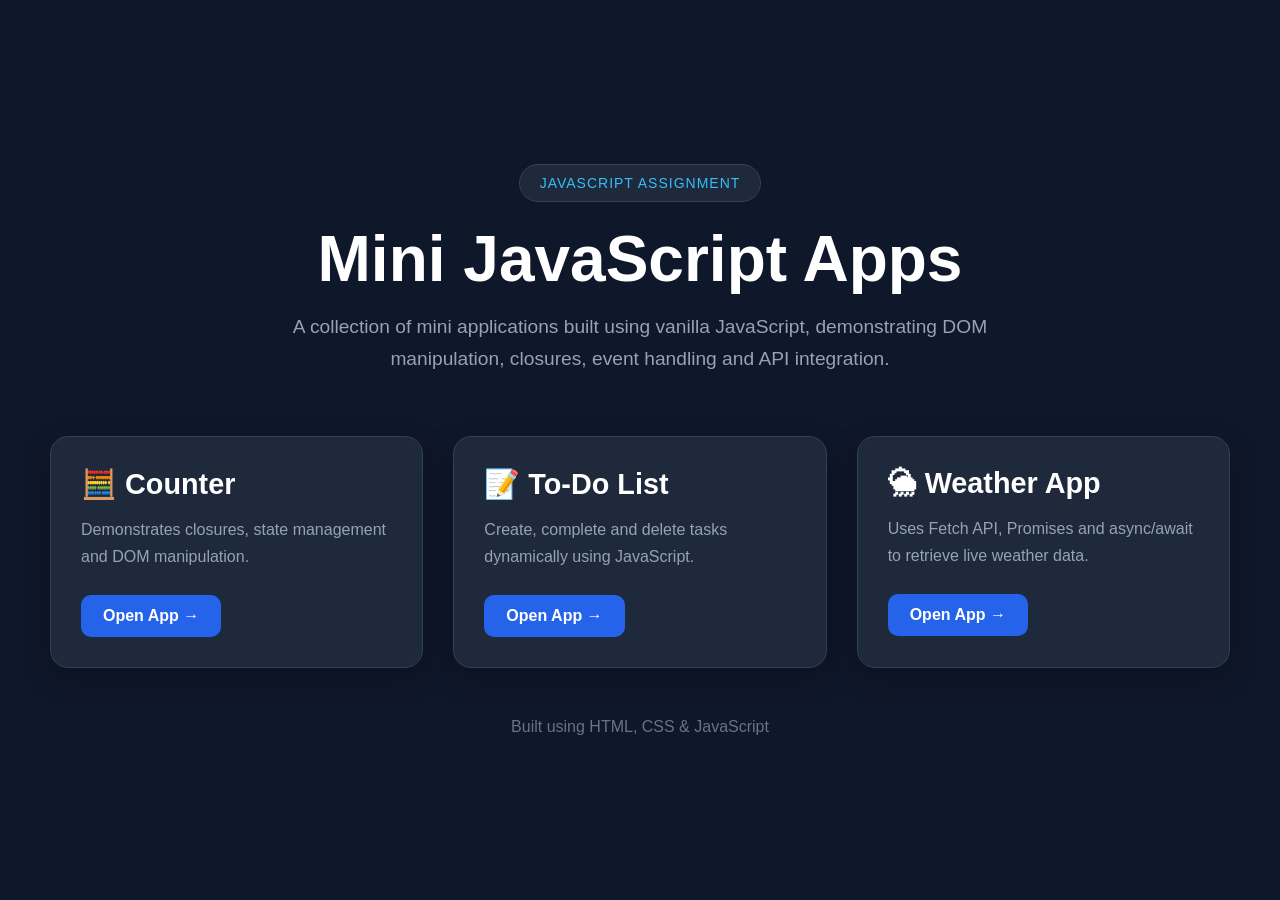
<file: index.html>
<!DOCTYPE html>
<html lang="en">
<head>
    <meta charset="UTF-8">
    <meta name="viewport" content="width=device-width, initial-scale=1.0">
    <title>JavaScript Mini Apps</title>
    <link rel="stylesheet" href="style.css">
</head>
<body>

<div class="container">

    <div class="heading">
        <span class="badge">JavaScript Assignment</span>

        <h1>Mini JavaScript Apps</h1>

        <p>
            A collection of mini applications built using vanilla JavaScript,
            demonstrating DOM manipulation, closures, event handling and API integration.
        </p>
    </div>

    <div class="cards">

        <div class="card">
            <h2>🧮 Counter</h2>

            <p>
                Demonstrates closures, state management and DOM manipulation.
            </p>

            <a href="counter/index.html">
                Open App →
            </a>
        </div>

        <div class="card">
            <h2>📝 To-Do List</h2>

            <p>
                Create, complete and delete tasks dynamically using JavaScript.
            </p>

            <a href="to-do-list/index.html">
                Open App →
            </a>
        </div>

        <div class="card">
            <h2>🌦 Weather App</h2>

            <p>
                Uses Fetch API, Promises and async/await to retrieve live weather data.
            </p>

            <a href="weather-app/index.html">
                Open App →
            </a>
        </div>

    </div>

    <footer>
        Built using HTML, CSS & JavaScript
    </footer>

</div>

</body>
</html>
</file>
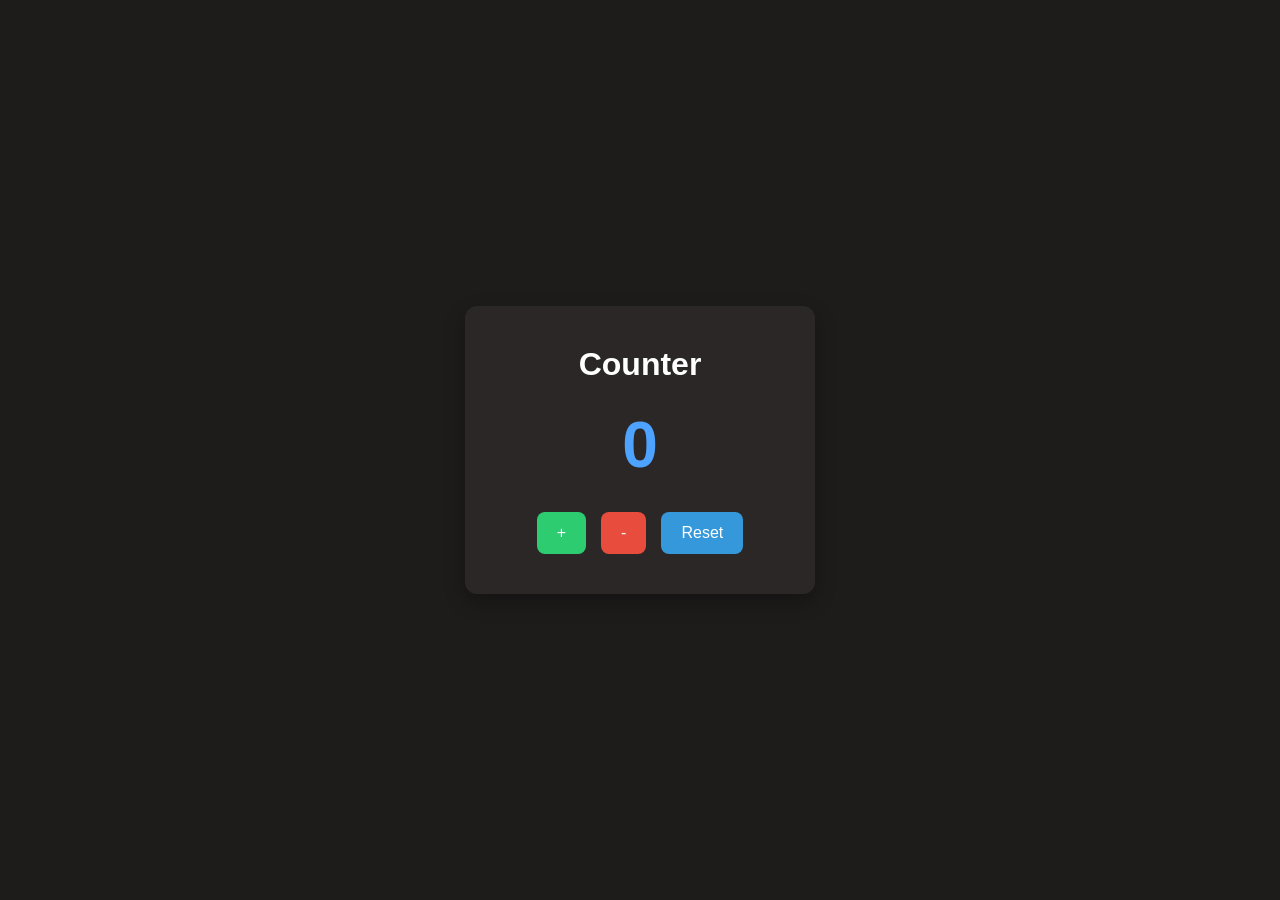
<file: counter/index.html>
<!DOCTYPE html>
<html lang="en">
<head>
    <meta charset="UTF-8">
    <meta name="viewport" content="width=device-width, initial-scale=1.0">
    <title>Counter</title>
    <link rel="stylesheet" href="style.css">
</head>
<body>

    <div class="container">
        <h1>Counter</h1>

        <p id="count">0</p>

        <div class="buttons">
            <button id="increment">+</button>
            <button id="decrement">-</button>
            <button id="reset">Reset</button>
        </div>
    </div>

    <script src="script.js"></script>

</body>
</html>
</file>
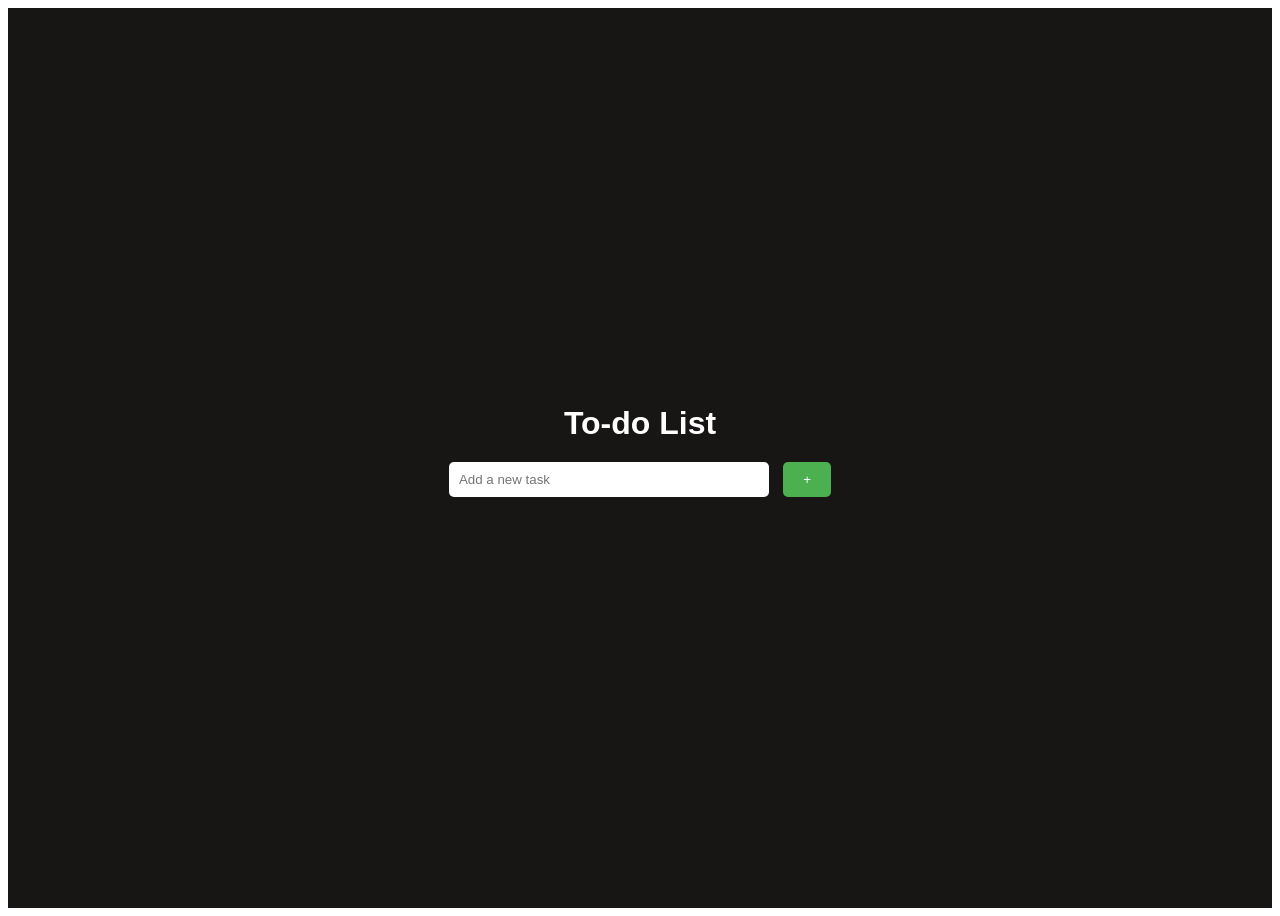
<file: to-do-list/index.html>
<!DOCTYPE html>
<html lang="en">
<head>
    <meta charset="UTF-8">
    <meta name="viewport" content="width=device-width, initial-scale=1.0">
    <title>To-do list</title>
    <link rel="stylesheet" href="style.css">
</head>
<body>
<div id="app">
    <h1>To-do List</h1>
    <div>
    <input type="text" id="taskInput" placeholder="Add a new task">
    <button id="addTaskButton">+</button>
    </div>
     <ul id="list"></ul>
    </div>
</div>
<script src="script.js"></script>
</body>
</html>
</file>
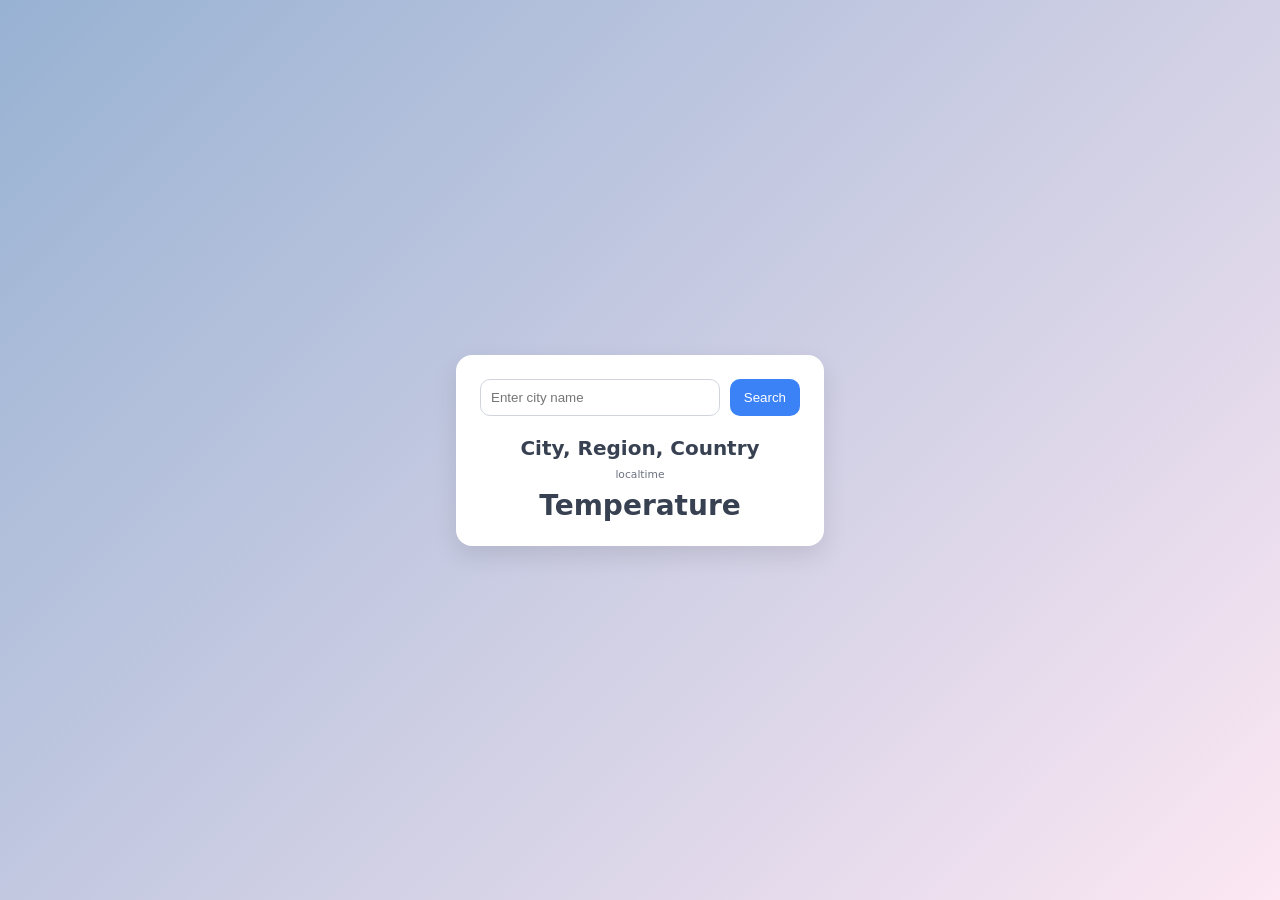
<file: weather-app/index.html>
<!DOCTYPE html>
<html lang="en">
<head>
    <meta charset="UTF-8">
    <meta name="viewport" content="width=device-width, initial-scale=1.0">
    <title>Document</title>
    <link rel="stylesheet" href="style.css">
</head>
<body>
    <div class="main">
     <div class="card">
    <div class="search">
        <input type="text" id="cityInput" placeholder="Enter city name">
        <button id="search-btn">Search</button>
    </div>
    <div class="weather">
        <h3 id="city-name">City, Region, Country</h3>
        <h6 id="localtime">localtime</h6>
        <p id="temperature">Temperature</p>
    </div>
    </div>

<script src="script.js"></script>

</body>
</html>
</file>
<file: style.css>
*{
    margin:0;
    padding:0;
    box-sizing:border-box;
}

body{
    font-family: 'Segoe UI', Tahoma, Geneva, Verdana, sans-serif;
    background:#0f172a;
    color:#fff;
    min-height:100vh;
    display:flex;
    justify-content:center;
    align-items:center;
    padding:50px;
}

.container{
    width:1200px;
}

.heading{
    text-align:center;
    margin-bottom:60px;
}

.badge{
    display:inline-block;
    padding:10px 20px;
    border-radius:30px;
    background:#1e293b;
    color:#38bdf8;
    border:1px solid #334155;
    font-size:14px;
    letter-spacing:1px;
    text-transform:uppercase;
    margin-bottom:20px;
}

.heading h1{
    font-size:4rem;
    margin-bottom:15px;
    color:white;
}

.heading p{
    color:#94a3b8;
    font-size:1.2rem;
    max-width:700px;
    margin:auto;
    line-height:1.7;
}

.cards{
    display:grid;
    grid-template-columns:repeat(auto-fit,minmax(300px,1fr));
    gap:30px;
}

.card{
    background:#1e293b;
    border:1px solid #334155;
    border-radius:18px;
    padding:30px;
    transition:.3s ease;
    box-shadow:0 10px 30px rgba(0,0,0,.25);
}

.card:hover{
    transform:translateY(-8px);
    border-color:#3b82f6;
    box-shadow:0 15px 40px rgba(59,130,246,.2);
}

.card h2{
    margin-bottom:15px;
    font-size:1.8rem;
}

.card p{
    color:#94a3b8;
    line-height:1.7;
    margin-bottom:25px;
}

.card a{
    display:inline-block;
    text-decoration:none;
    background:#2563eb;
    color:white;
    padding:12px 22px;
    border-radius:10px;
    transition:.3s;
    font-weight:600;
}

.card a:hover{
    background:#1d4ed8;
}

footer{
    text-align:center;
    margin-top:50px;
    color:#64748b;
}
</file>
<file: counter/style.css>
* {
    margin: 0;
    padding: 0;
    box-sizing: border-box;
}

body {
    background-color: #1e1b1b;
    font-family: Arial, Helvetica, sans-serif;
    display: flex;
    justify-content: center;
    align-items: center;
    height: 100vh;
}

.container {
    background-color: #2b2727;
    padding: 40px;
    border-radius: 12px;
    width: 350px;
    text-align: center;
    box-shadow: 0 8px 20px rgba(0, 0, 0, 0.3);
}

h1 {
    color: white;
    margin-bottom: 25px;
}

#count {
    font-size: 4rem;
    color: #4da3ff;
    font-weight: bold;
    margin-bottom: 30px;
}

.buttons {
    display: flex;
    justify-content: center;
    gap: 15px;
}

button {
    border: none;
    outline: none;
    padding: 12px 20px;
    border-radius: 8px;
    cursor: pointer;
    color: white;
    font-size: 16px;
    transition: 0.2s ease;
}

#increment {
    background-color: #2ecc71;
}

#increment:hover {
    background-color: #27ae60;
}

#decrement {
    background-color: #e74c3c;
}

#decrement:hover {
    background-color: #c0392b;
}

#reset {
    background-color: #3498db;
}

#reset:hover {
    background-color: #2980b9;
}

button:active {
    transform: scale(0.96);
}
</file>
<file: to-do-list/style.css>
#app{
    display: flex;
    flex-direction: column;
    align-items: center;
    justify-content: center;
    height: 100vh;
    background-color: #181515;
    font-family: Arial, sans-serif;
}

h1{
    color: #fff;
    margin-bottom: 20px;
}
input[type="text"]{
    padding: 10px;
    width: 300px;
    border: none;
    border-radius: 5px;
    margin-right: 10px;
}
button{
    padding: 10px 20px;
    border: none;
    border-radius: 5px;
    background-color: #4CAF50;
    color: white;
    cursor: pointer;
}
button:hover{
    background-color: #45a049;
}
ul{
    list-style-type: none;
    padding: 0;
    margin-top: 20px;
    width: 300px;
}
li{
    background-color: #333;
    color: white;
    padding: 10px;
    margin-bottom: 10px;
    display: flex;
    justify-content: space-between;
    align-items: center;
    border-radius: 5px;
}
li button{
    background-color: #f44336;
    padding: 5px 10px;
}

li button:hover{
    background-color: #da190b;
}

.completed {
    text-decoration: line-through;
    opacity: 0.6;
}
</file>
<file: weather-app/style.css>
/* Page background */
body {
  margin: 0;
  font-family: system-ui, sans-serif;
  background: linear-gradient(135deg, #98b2d3, #fce7f3);
}

/* min-h-screen flex justify-center items-center */
.main {
  min-height: 100vh;
  display: flex;
  justify-content: center;
  align-items: center;
}

/* Card */
.card {
  background: white;
  padding: 24px;
  border-radius: 16px;
  width: 320px;
  box-shadow: 0 10px 25px rgba(0,0,0,0.1);
}

/* Search bar */
.search {
  display: flex;
  gap: 10px;
  margin-bottom: 20px;
}

.search input {
  flex: 1;
  padding: 10px;
  border-radius: 10px;
  border: 1px solid #d1d5db;
  outline: none;
}

.search input:focus {
  border-color: #3b82f6; /* blue-500 */
}

.search button {
  padding: 10px 14px;
  border-radius: 10px;
  border: none;
  background: #3b82f6;
  color: white;
  cursor: pointer;
}

.search button:hover {
  background: #2563eb;
}

/* Weather info */
.weather {
  text-align: center;
  color: #374151;
}

.weather h3 {
  margin: 0;
  font-size: 20px;
}

.weather h6 {
  margin: 8px 0;
  font-weight: normal;
  color: #6b7280;
}

.weather p {
  font-size: 28px;
  font-weight: bold;
  margin: 0;
}
</file>
